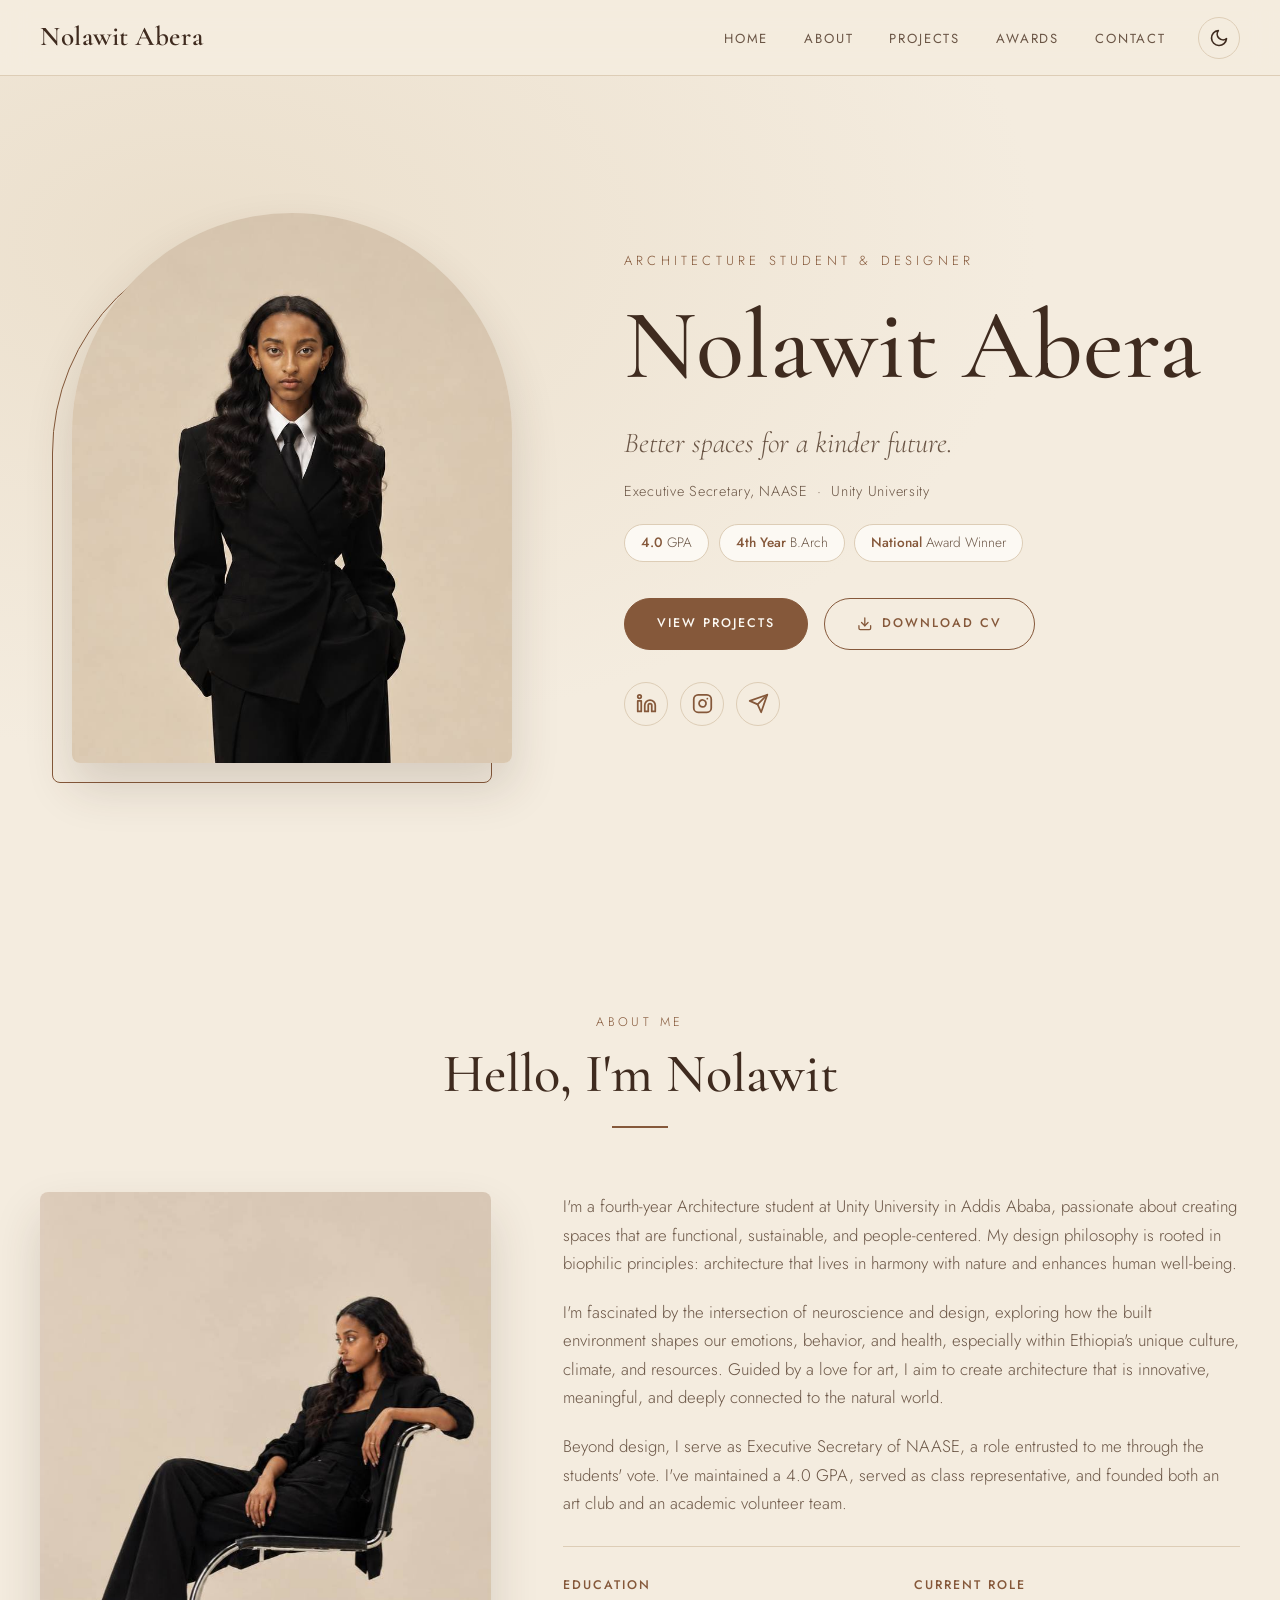
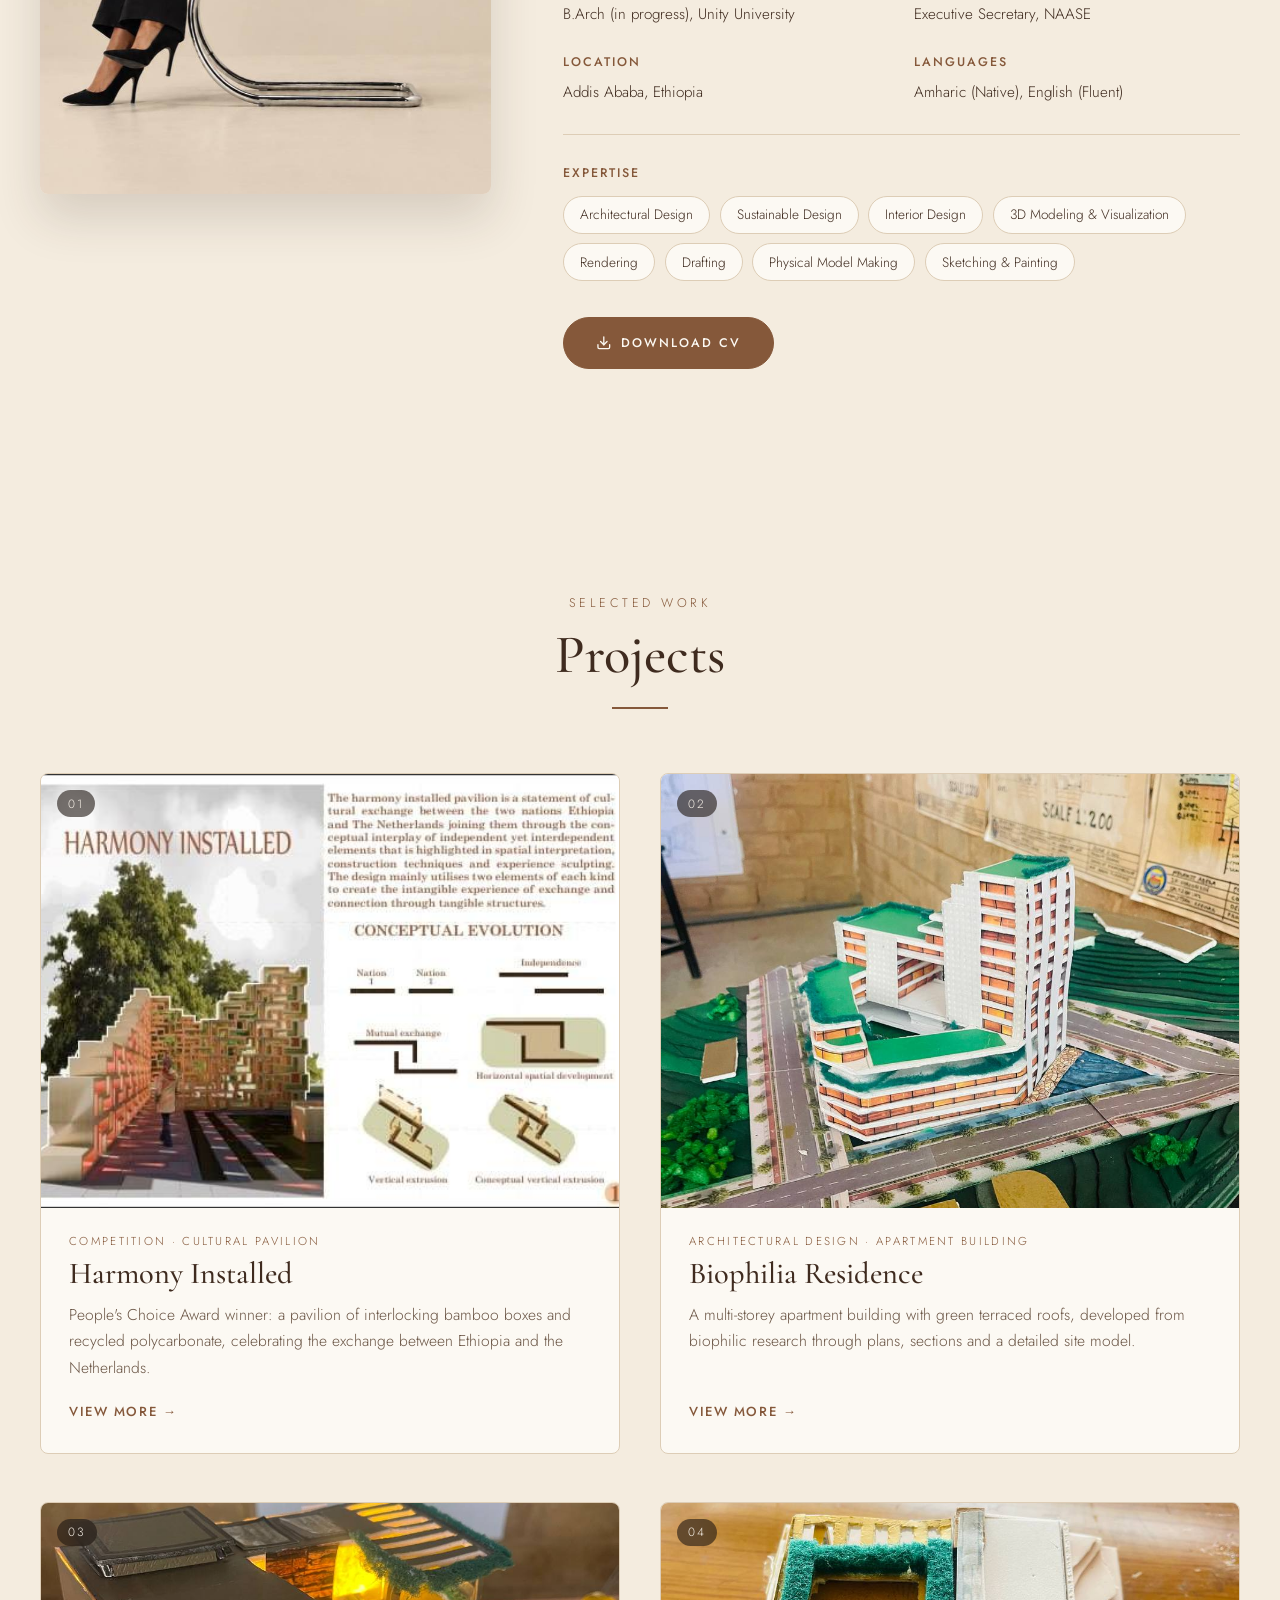
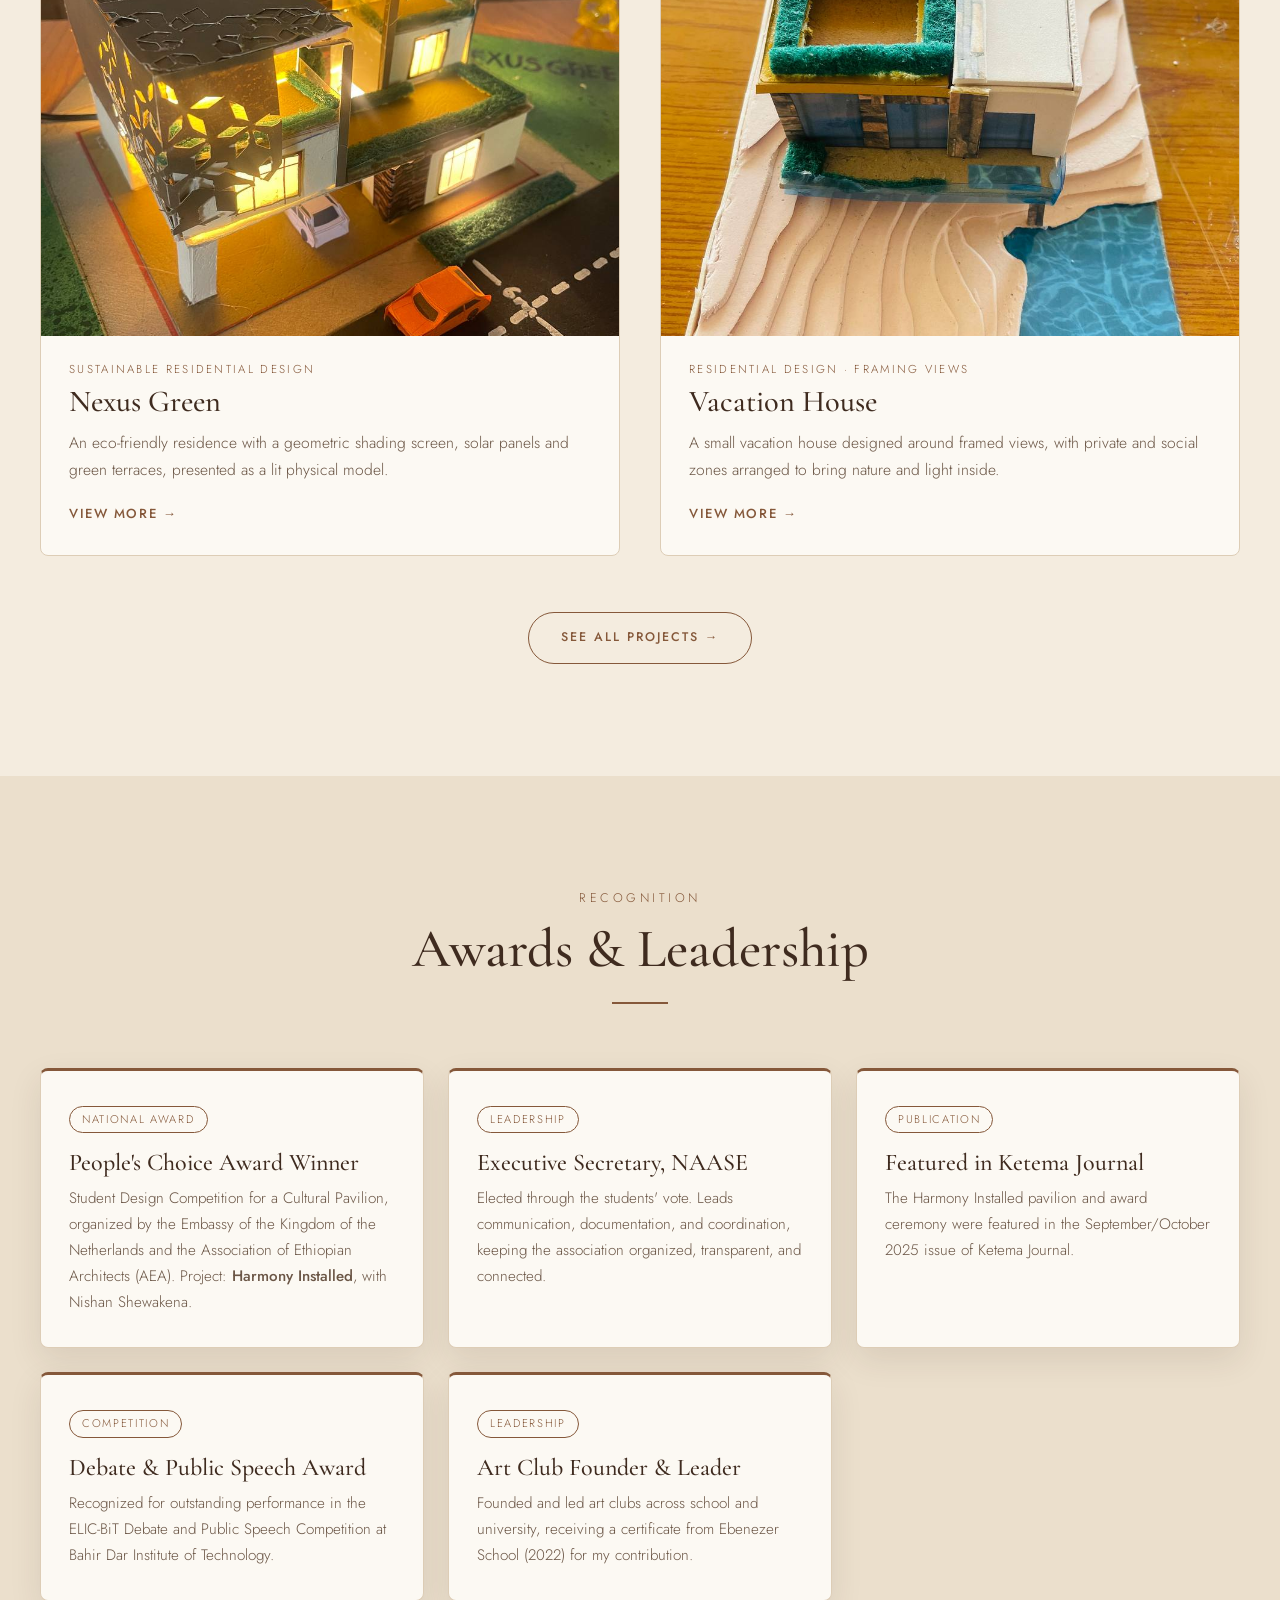
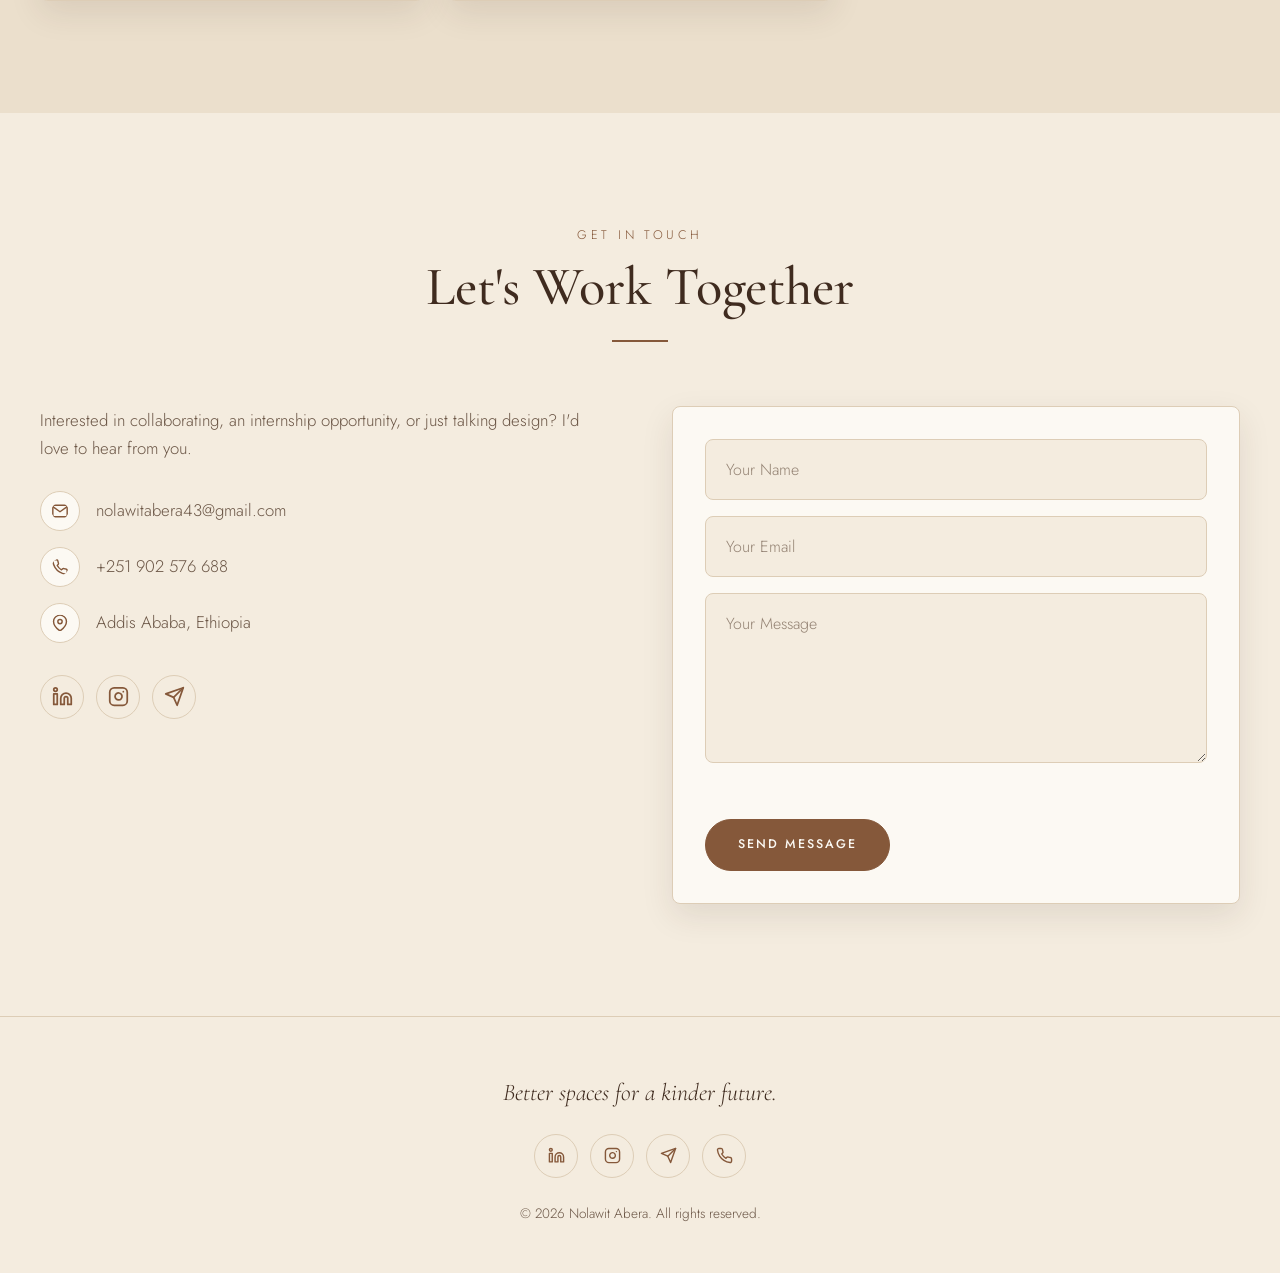
<file: index.html>
<!DOCTYPE html>
<html lang="en" data-theme="light">
<head>
  <meta charset="UTF-8">
  <meta name="viewport" content="width=device-width, initial-scale=1.0">
  <title>Nolawit Abera | Architecture Student &amp; Designer</title>
  <meta name="description" content="Portfolio of Nolawit Abera, architecture student at Unity University, Addis Ababa. Sustainable and biophilic design, architectural models, and art.">
  <link rel="icon" href="assets/images/profile.jpg">

  <meta property="og:title" content="Nolawit Abera | Architecture Student &amp; Designer">
  <meta property="og:description" content="Better spaces for a kinder future. Selected architecture projects, models, and art.">
  <meta property="og:image" content="https://nolawit-abera.vercel.app/assets/images/hero.jpg">
  <meta property="og:url" content="https://nolawit-abera.vercel.app/">
  <meta name="twitter:card" content="summary_large_image">

  <script>
    (function () {
      var saved = null;
      try { saved = localStorage.getItem('theme'); } catch (e) {}
      var prefersDark = window.matchMedia('(prefers-color-scheme: dark)').matches;
      document.documentElement.setAttribute('data-theme', saved || (prefersDark ? 'dark' : 'light'));
    })();
  </script>

  <link rel="preconnect" href="https://fonts.googleapis.com">
  <link rel="preconnect" href="https://fonts.gstatic.com" crossorigin>
  <link href="https://fonts.googleapis.com/css2?family=Cormorant+Garamond:ital,wght@0,400;0,500;0,600;1,400&family=Jost:wght@300;400;500&display=swap" rel="stylesheet">
  <link rel="stylesheet" href="style.css">
</head>
<body>

  <!-- Icon library: used below as <svg class="icon"><use href="#i-name"/></svg> -->
  <svg xmlns="http://www.w3.org/2000/svg" style="position:absolute;width:0;height:0;overflow:hidden" aria-hidden="true">
    <symbol id="i-instagram" viewBox="0 0 24 24">
      <rect x="2" y="2" width="20" height="20" rx="5" ry="5"/>
      <path d="M16 11.37A4 4 0 1 1 12.63 8 4 4 0 0 1 16 11.37z"/>
      <line x1="17.5" y1="6.5" x2="17.51" y2="6.5"/>
    </symbol>
    <symbol id="i-telegram" viewBox="0 0 24 24">
      <line x1="22" y1="2" x2="11" y2="13"/>
      <polygon points="22 2 15 22 11 13 2 9 22 2"/>
    </symbol>
    <symbol id="i-linkedin" viewBox="0 0 24 24">
      <path d="M16 8a6 6 0 0 1 6 6v7h-4v-7a2 2 0 0 0-2-2 2 2 0 0 0-2 2v7h-4v-7a6 6 0 0 1 6-6z"/>
      <rect x="2" y="9" width="4" height="12"/>
      <circle cx="4" cy="4" r="2"/>
    </symbol>
    <symbol id="i-phone" viewBox="0 0 24 24">
      <path d="M22 16.92v3a2 2 0 0 1-2.18 2 19.79 19.79 0 0 1-8.63-3.07 19.5 19.5 0 0 1-6-6 19.79 19.79 0 0 1-3.07-8.67A2 2 0 0 1 4.11 2h3a2 2 0 0 1 2 1.72 12.84 12.84 0 0 0 .7 2.81 2 2 0 0 1-.45 2.11L8.09 9.91a16 16 0 0 0 6 6l1.27-1.27a2 2 0 0 1 2.11-.45 12.84 12.84 0 0 0 2.81.7A2 2 0 0 1 22 16.92z"/>
    </symbol>
    <symbol id="i-mail" viewBox="0 0 24 24">
      <path d="M4 4h16c1.1 0 2 .9 2 2v12c0 1.1-.9 2-2 2H4c-1.1 0-2-.9-2-2V6c0-1.1.9-2 2-2z"/>
      <polyline points="22,6 12,13 2,6"/>
    </symbol>
    <symbol id="i-pin" viewBox="0 0 24 24">
      <path d="M21 10c0 7-9 13-9 13s-9-6-9-13a9 9 0 0 1 18 0z"/>
      <circle cx="12" cy="10" r="3"/>
    </symbol>
    <symbol id="i-download" viewBox="0 0 24 24">
      <path d="M21 15v4a2 2 0 0 1-2 2H5a2 2 0 0 1-2-2v-4"/>
      <polyline points="7 10 12 15 17 10"/>
      <line x1="12" y1="15" x2="12" y2="3"/>
    </symbol>
  </svg>

  <!-- ===== NAVBAR ===== -->
  <header class="navbar">
    <a href="index.html" class="logo">Nolawit Abera</a>

    <nav>
      <ul class="nav-links" id="nav-links">
        <li><a href="#home">Home</a></li>
        <li><a href="#about">About</a></li>
        <li><a href="#projects">Projects</a></li>
        <li><a href="#awards">Awards</a></li>
        <li><a href="#contact">Contact</a></li>
      </ul>
    </nav>

    <div class="nav-actions">
      <button class="theme-toggle" id="theme-toggle" aria-label="Switch dark or light mode">
        <svg class="icon-moon" viewBox="0 0 24 24" width="20" height="20" fill="none" stroke="currentColor" stroke-width="2" stroke-linecap="round" stroke-linejoin="round" aria-hidden="true">
          <path d="M21 12.79A9 9 0 1 1 11.21 3 7 7 0 0 0 21 12.79z"/>
        </svg>
        <svg class="icon-sun" viewBox="0 0 24 24" width="20" height="20" fill="none" stroke="currentColor" stroke-width="2" stroke-linecap="round" stroke-linejoin="round" aria-hidden="true">
          <circle cx="12" cy="12" r="5"/>
          <line x1="12" y1="1" x2="12" y2="3"/>
          <line x1="12" y1="21" x2="12" y2="23"/>
          <line x1="4.22" y1="4.22" x2="5.64" y2="5.64"/>
          <line x1="18.36" y1="18.36" x2="19.78" y2="19.78"/>
          <line x1="1" y1="12" x2="3" y2="12"/>
          <line x1="21" y1="12" x2="23" y2="12"/>
          <line x1="4.22" y1="19.78" x2="5.64" y2="18.36"/>
          <line x1="18.36" y1="5.64" x2="19.78" y2="4.22"/>
        </svg>
      </button>

      <button class="menu-toggle" id="menu-toggle" aria-label="Open menu" aria-expanded="false" aria-controls="nav-links">
        <span></span>
        <span></span>
        <span></span>
      </button>
    </div>
  </header>

  <main>

    <!-- ===== HERO ===== -->
    <section class="hero" id="home">
      <div class="hero-text">
        <p class="hero-subtitle">Architecture Student &amp; Designer</p>
        <h1>Nolawit Abera</h1>
        <p class="hero-tagline"><em>Better spaces for a kinder future.</em></p>
        <p class="hero-role">Executive Secretary, NAASE &nbsp;·&nbsp; Unity University</p>

        <ul class="hero-badges">
          <li><strong>4.0</strong> GPA</li>
          <li><strong>4th Year</strong> B.Arch</li>
          <li><strong>National</strong> Award Winner</li>
        </ul>

        <div class="hero-buttons">
          <a href="#projects" class="btn btn-primary">View Projects</a>
          <a href="assets/cv/nolawit-abera-cv.pdf" class="btn btn-outline" download="Nolawit-Abera-CV.pdf">
            <svg class="icon" aria-hidden="true"><use href="#i-download"/></svg> Download CV
          </a>
        </div>

        <ul class="social-icons">
          <li><a href="https://www.linkedin.com/in/nolawit-abera-a8ab04353" target="_blank" rel="noopener" aria-label="LinkedIn"><svg class="icon" aria-hidden="true"><use href="#i-linkedin"/></svg></a></li>
          <li><a href="https://instagram.com/nazul_violeta" target="_blank" rel="noopener" aria-label="Instagram"><svg class="icon" aria-hidden="true"><use href="#i-instagram"/></svg></a></li>
          <li><a href="https://t.me/Nolawit_abera" target="_blank" rel="noopener" aria-label="Telegram"><svg class="icon" aria-hidden="true"><use href="#i-telegram"/></svg></a></li>
        </ul>
      </div>

      <div class="hero-image">
        <img src="assets/images/profile.jpg" alt="Nolawit Abera, architecture student and designer">
      </div>
    </section>

    <!-- ===== ABOUT ===== -->
    <section class="about section" id="about">
      <div class="section-header">
        <p class="section-label">About Me</p>
        <h2>Hello, I'm Nolawit</h2>
      </div>

      <div class="about-content">
        <div class="about-image">
          <img src="assets/images/hero.jpg" alt="Portrait of Nolawit Abera">
        </div>

        <div class="about-text">
          <p>
            I'm a fourth-year Architecture student at Unity University in Addis Ababa,
            passionate about creating spaces that are functional, sustainable, and
            people-centered. My design philosophy is rooted in biophilic principles:
            architecture that lives in harmony with nature and enhances human well-being.
          </p>
          <p>
            I'm fascinated by the intersection of neuroscience and design, exploring how
            the built environment shapes our emotions, behavior, and health, especially
            within Ethiopia's unique culture, climate, and resources. Guided by a love for
            art, I aim to create architecture that is innovative, meaningful, and deeply
            connected to the natural world.
          </p>
          <p>
            Beyond design, I serve as Executive Secretary of NAASE, a role entrusted to me
            through the students' vote. I've maintained a 4.0 GPA, served as class
            representative, and founded both an art club and an academic volunteer team.
          </p>

          <div class="about-details">
            <div>
              <h4>Education</h4>
              <p>B.Arch (in progress), Unity University</p>
            </div>
            <div>
              <h4>Current Role</h4>
              <p>Executive Secretary, NAASE</p>
            </div>
            <div>
              <h4>Location</h4>
              <p>Addis Ababa, Ethiopia</p>
            </div>
            <div>
              <h4>Languages</h4>
              <p>Amharic (Native), English (Fluent)</p>
            </div>
          </div>

          <h4>Expertise</h4>
          <ul class="skills">
            <li>Architectural Design</li>
            <li>Sustainable Design</li>
            <li>Interior Design</li>
            <li>3D Modeling &amp; Visualization</li>
            <li>Rendering</li>
            <li>Drafting</li>
            <li>Physical Model Making</li>
            <li>Sketching &amp; Painting</li>
          </ul>

          <a href="assets/cv/nolawit-abera-cv.pdf" class="btn btn-primary" download="Nolawit-Abera-CV.pdf">
            <svg class="icon" aria-hidden="true"><use href="#i-download"/></svg> Download CV
          </a>
        </div>
      </div>
    </section>

    <!-- ===== PROJECTS (filled from data.js) ===== -->
    <section class="projects section" id="projects">
      <div class="section-header">
        <p class="section-label">Selected Work</p>
        <h2>Projects</h2>
      </div>

      <ul class="project-list" id="project-list" data-limit="4"></ul>

      <div class="center">
        <a href="projects.html" class="btn btn-outline see-all">See all projects →</a>
      </div>
    </section>

    <!-- ===== AWARDS & LEADERSHIP ===== -->
    <section class="awards section" id="awards">
      <div class="section-header">
        <p class="section-label">Recognition</p>
        <h2>Awards &amp; Leadership</h2>
      </div>

      <div class="awards-grid">
        <article class="award-card">
          <span class="award-tag">National Award</span>
          <h3>People's Choice Award Winner</h3>
          <p>
            Student Design Competition for a Cultural Pavilion, organized by the Embassy of
            the Kingdom of the Netherlands and the Association of Ethiopian Architects (AEA).
            Project: <strong>Harmony Installed</strong>, with Nishan Shewakena.
          </p>
        </article>

        <article class="award-card">
          <span class="award-tag">Leadership</span>
          <h3>Executive Secretary, NAASE</h3>
          <p>
            Elected through the students' vote. Leads communication, documentation, and
            coordination, keeping the association organized, transparent, and connected.
          </p>
        </article>

        <article class="award-card">
          <span class="award-tag">Publication</span>
          <h3>Featured in Ketema Journal</h3>
          <p>
            The Harmony Installed pavilion and award ceremony were featured in the
            September/October 2025 issue of Ketema Journal.
          </p>
        </article>

        <article class="award-card">
          <span class="award-tag">Competition</span>
          <h3>Debate &amp; Public Speech Award</h3>
          <p>
            Recognized for outstanding performance in the ELIC-BiT Debate and Public Speech
            Competition at Bahir Dar Institute of Technology.
          </p>
        </article>

        <article class="award-card">
          <span class="award-tag">Leadership</span>
          <h3>Art Club Founder &amp; Leader</h3>
          <p>
            Founded and led art clubs across school and university, receiving a certificate
            from Ebenezer School (2022) for my contribution.
          </p>
        </article>
      </div>
    </section>

    <!-- ===== CONTACT ===== -->
    <section class="contact section" id="contact">
      <div class="section-header">
        <p class="section-label">Get In Touch</p>
        <h2>Let's Work Together</h2>
      </div>

      <div class="contact-content">
        <div class="contact-info">
          <p>
            Interested in collaborating, an internship opportunity, or just talking design?
            I'd love to hear from you.
          </p>

          <ul class="contact-list">
            <li>
              <svg class="icon" aria-hidden="true"><use href="#i-mail"/></svg>
              <a href="mailto:nolawitabera43@gmail.com">nolawitabera43@gmail.com</a>
            </li>
            <li>
              <svg class="icon" aria-hidden="true"><use href="#i-phone"/></svg>
              <a href="tel:+251902576688">+251 902 576 688</a>
            </li>
            <li>
              <svg class="icon" aria-hidden="true"><use href="#i-pin"/></svg>
              <span>Addis Ababa, Ethiopia</span>
            </li>
          </ul>

          <ul class="social-icons">
            <li><a href="https://www.linkedin.com/in/nolawit-abera-a8ab04353" target="_blank" rel="noopener" aria-label="LinkedIn"><svg class="icon" aria-hidden="true"><use href="#i-linkedin"/></svg></a></li>
            <li><a href="https://instagram.com/nazul_violeta" target="_blank" rel="noopener" aria-label="Instagram"><svg class="icon" aria-hidden="true"><use href="#i-instagram"/></svg></a></li>
            <li><a href="https://t.me/Nolawit_abera" target="_blank" rel="noopener" aria-label="Telegram"><svg class="icon" aria-hidden="true"><use href="#i-telegram"/></svg></a></li>
          </ul>
        </div>

        <form class="contact-form" id="contact-form" action="https://formspree.io/f/xpppzebj" method="POST">
          <input type="text" name="_gotcha" tabindex="-1" autocomplete="off" style="display:none">
          <input type="text" name="name" placeholder="Your Name" required>
          <input type="email" name="email" placeholder="Your Email" required>
          <textarea name="message" rows="5" placeholder="Your Message" required></textarea>
          <p class="form-status" role="status"></p>
          <button type="submit" class="btn btn-primary">Send Message</button>
        </form>
      </div>
    </section>

  </main>

  <!-- ===== FOOTER ===== -->
  <footer class="footer">
    <p class="footer-tagline"><em>Better spaces for a kinder future.</em></p>
    <ul class="social-icons">
      <li><a href="https://www.linkedin.com/in/nolawit-abera-a8ab04353" target="_blank" rel="noopener" aria-label="LinkedIn"><svg class="icon" aria-hidden="true"><use href="#i-linkedin"/></svg></a></li>
      <li><a href="https://instagram.com/nazul_violeta" target="_blank" rel="noopener" aria-label="Instagram"><svg class="icon" aria-hidden="true"><use href="#i-instagram"/></svg></a></li>
      <li><a href="https://t.me/Nolawit_abera" target="_blank" rel="noopener" aria-label="Telegram"><svg class="icon" aria-hidden="true"><use href="#i-telegram"/></svg></a></li>
      <li><a href="tel:+251902576688" aria-label="Phone"><svg class="icon" aria-hidden="true"><use href="#i-phone"/></svg></a></li>
    </ul>
    <p>&copy; <span id="year"></span> Nolawit Abera. All rights reserved.</p>
  </footer>

  <script src="data.js"></script>
  <script src="script.js"></script>
</body>
</html>
</file>
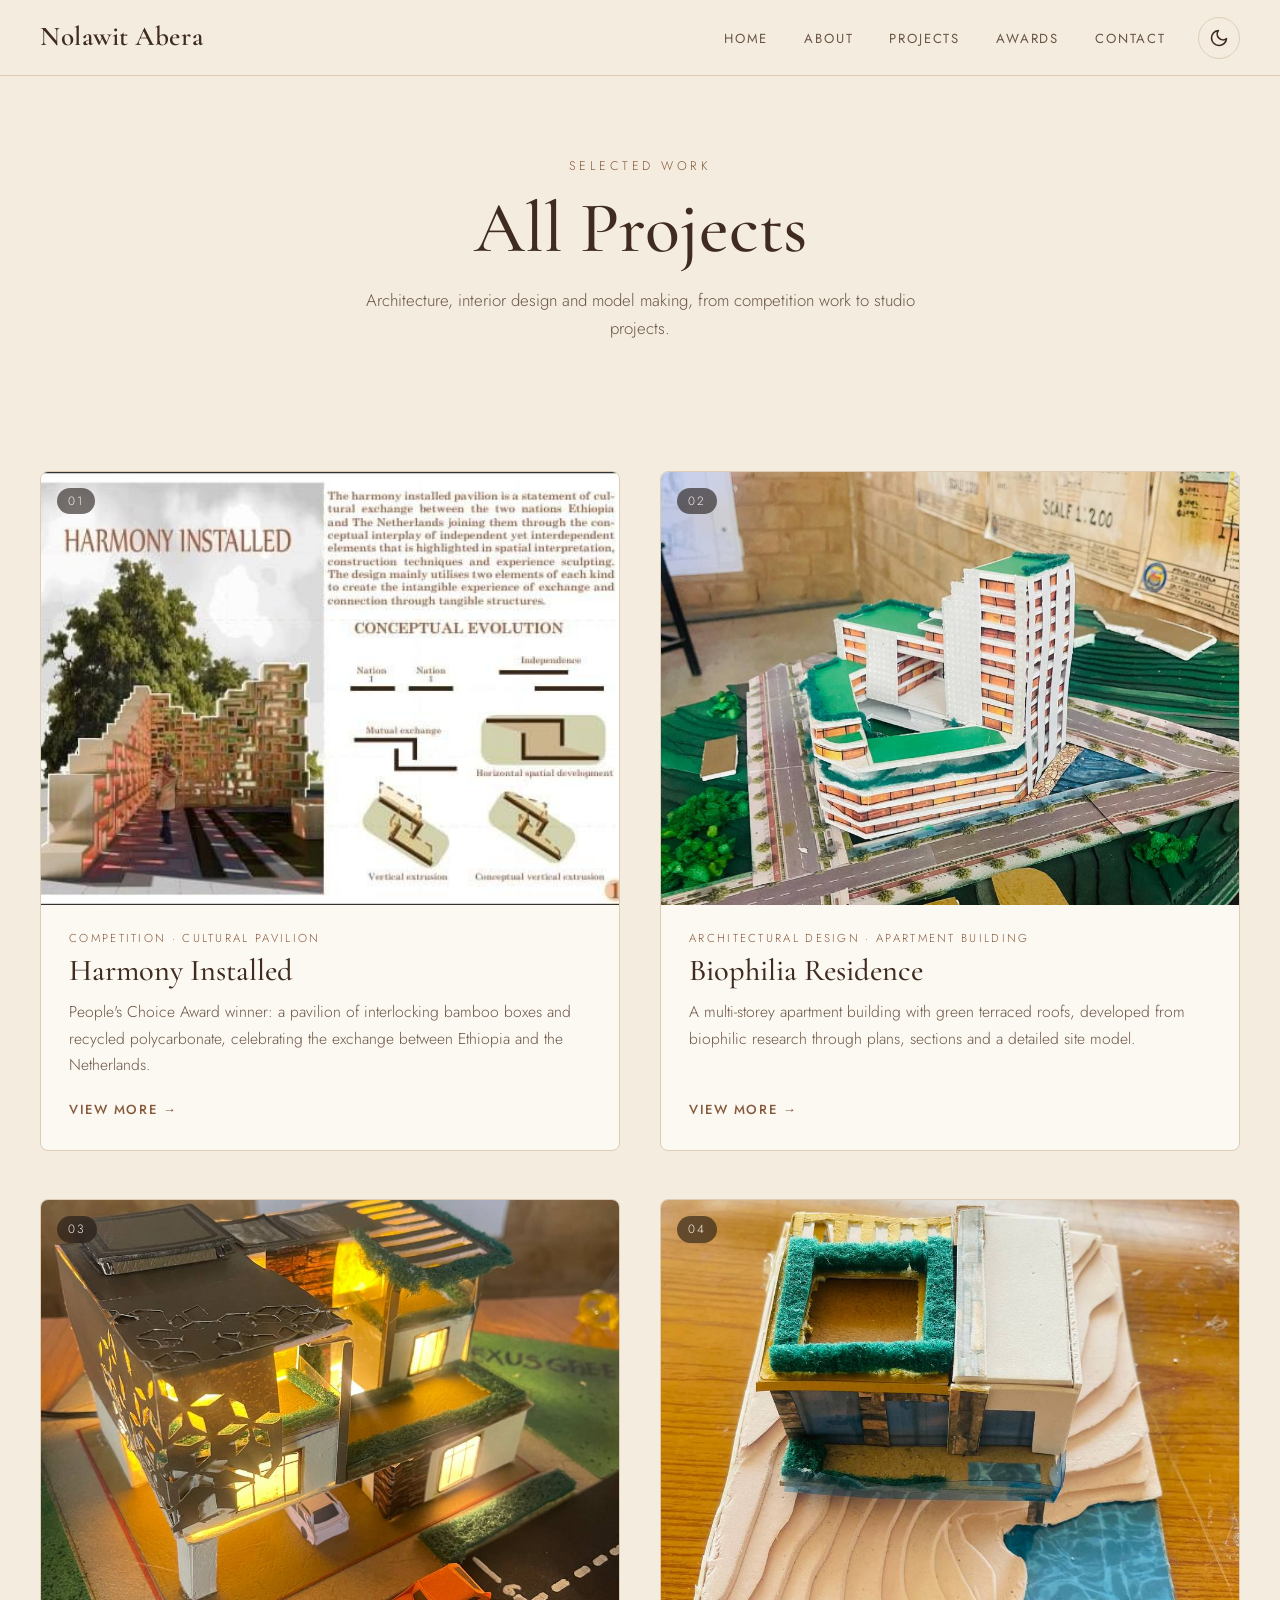
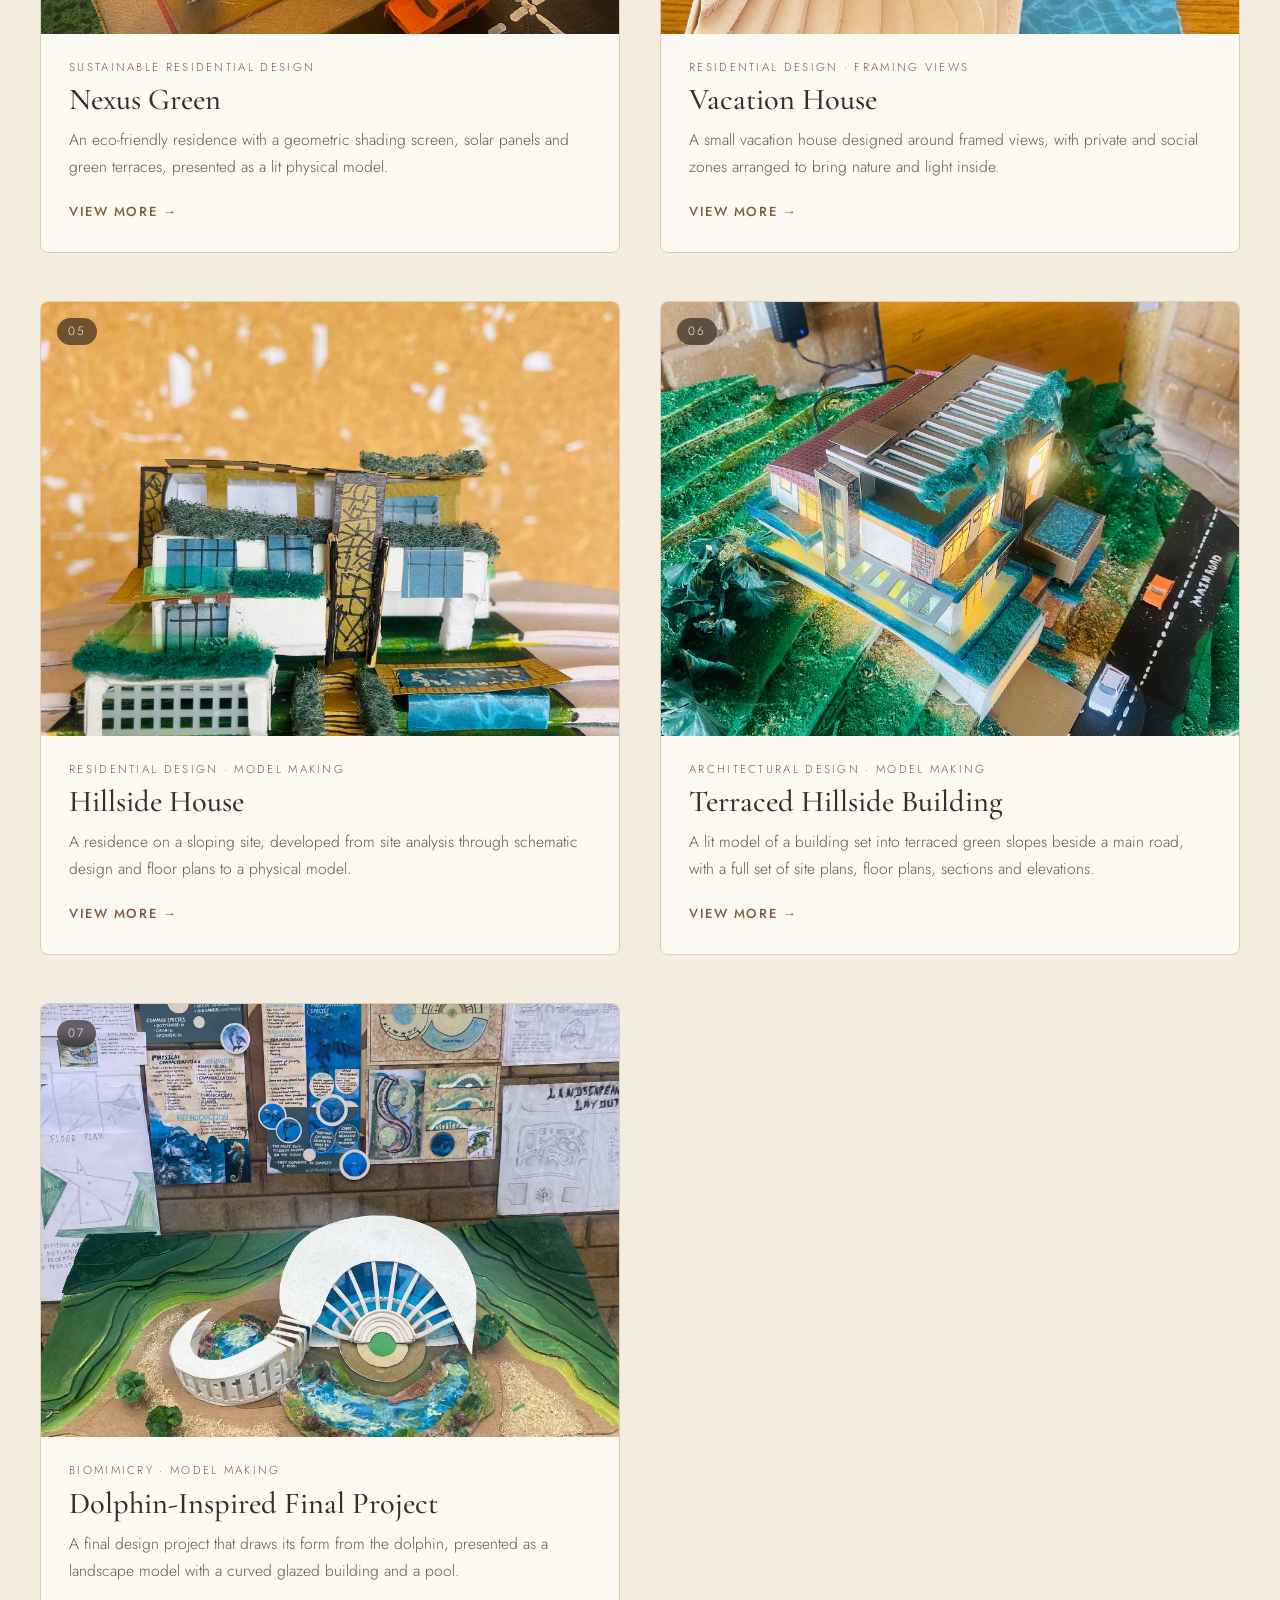
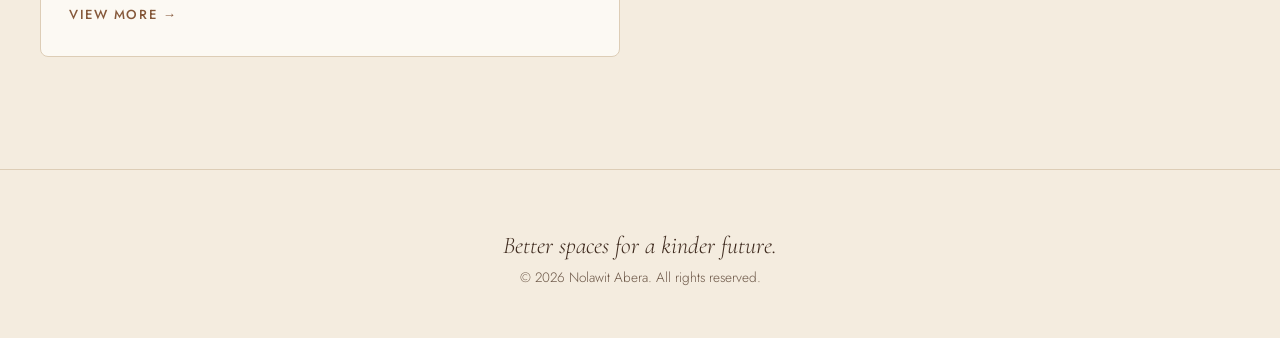
<file: projects.html>
<!DOCTYPE html>
<html lang="en" data-theme="light">
<head>
  <meta charset="UTF-8">
  <meta name="viewport" content="width=device-width, initial-scale=1.0">
  <title>Projects | Nolawit Abera</title>
  <meta name="description" content="Selected architecture projects, models and design work by Nolawit Abera.">
  <link rel="icon" href="assets/images/profile.jpg">

  <script>
    (function () {
      var saved = null;
      try { saved = localStorage.getItem('theme'); } catch (e) {}
      var prefersDark = window.matchMedia('(prefers-color-scheme: dark)').matches;
      document.documentElement.setAttribute('data-theme', saved || (prefersDark ? 'dark' : 'light'));
    })();
  </script>

  <link rel="preconnect" href="https://fonts.googleapis.com">
  <link rel="preconnect" href="https://fonts.gstatic.com" crossorigin>
  <link href="https://fonts.googleapis.com/css2?family=Cormorant+Garamond:ital,wght@0,400;0,500;0,600;1,400&family=Jost:wght@300;400;500&display=swap" rel="stylesheet">
  <link rel="stylesheet" href="style.css">
</head>
<body>

  <header class="navbar">
    <a href="index.html" class="logo">Nolawit Abera</a>

    <nav>
      <ul class="nav-links" id="nav-links">
        <li><a href="index.html#home">Home</a></li>
        <li><a href="index.html#about">About</a></li>
        <li><a href="projects.html">Projects</a></li>
        <li><a href="index.html#awards">Awards</a></li>
        <li><a href="index.html#contact">Contact</a></li>
      </ul>
    </nav>

    <div class="nav-actions">
      <button class="theme-toggle" id="theme-toggle" aria-label="Switch dark or light mode">
        <svg class="icon-moon" viewBox="0 0 24 24" width="20" height="20" fill="none" stroke="currentColor" stroke-width="2" stroke-linecap="round" stroke-linejoin="round" aria-hidden="true">
          <path d="M21 12.79A9 9 0 1 1 11.21 3 7 7 0 0 0 21 12.79z"/>
        </svg>
        <svg class="icon-sun" viewBox="0 0 24 24" width="20" height="20" fill="none" stroke="currentColor" stroke-width="2" stroke-linecap="round" stroke-linejoin="round" aria-hidden="true">
          <circle cx="12" cy="12" r="5"/>
          <line x1="12" y1="1" x2="12" y2="3"/>
          <line x1="12" y1="21" x2="12" y2="23"/>
          <line x1="4.22" y1="4.22" x2="5.64" y2="5.64"/>
          <line x1="18.36" y1="18.36" x2="19.78" y2="19.78"/>
          <line x1="1" y1="12" x2="3" y2="12"/>
          <line x1="21" y1="12" x2="23" y2="12"/>
          <line x1="4.22" y1="19.78" x2="5.64" y2="18.36"/>
          <line x1="18.36" y1="5.64" x2="19.78" y2="4.22"/>
        </svg>
      </button>

      <button class="menu-toggle" id="menu-toggle" aria-label="Open menu" aria-expanded="false" aria-controls="nav-links">
        <span></span>
        <span></span>
        <span></span>
      </button>
    </div>
  </header>

  <main>
    <header class="page-header">
      <p class="section-label">Selected Work</p>
      <h1>All Projects</h1>
      <p>Architecture, interior design and model making, from competition work to studio projects.</p>
    </header>

    <section class="section">
      <ul class="project-list" id="project-list"></ul>
    </section>
  </main>

  <footer class="footer">
    <p class="footer-tagline"><em>Better spaces for a kinder future.</em></p>
    <p>&copy; <span id="year"></span> Nolawit Abera. All rights reserved.</p>
  </footer>

  <script src="data.js"></script>
  <script src="script.js"></script>
</body>
</html>
</file>
<file: style.css>
/* =========================================================
   Nolawit Abera — Portfolio Stylesheet
   ========================================================= */

/* ---------- 1. THEME ---------- */
:root,
[data-theme="light"] {
  --bg: #F4ECDF;
  --surface: #FCF9F3;
  --surface-alt: #EBDFCC;
  --accent: #85583A;
  --accent-hover: #6F4830;
  --on-accent: #FCF9F3;
  --text: #3F2B1F;
  --text-soft: #6B5646;
  --border: #DDCDB6;
  --shadow: 0 12px 32px rgba(63, 43, 31, 0.10);
  --shadow-lg: 0 24px 48px rgba(63, 43, 31, 0.16);
  --nav-bg: rgba(244, 236, 223, 0.88);
}

[data-theme="dark"] {
  --bg: #1C1714;
  --surface: #262019;
  --surface-alt: #221C17;
  --accent: #C89B72;
  --accent-hover: #DDB48D;
  --on-accent: #1C1714;
  --text: #F1E8DC;
  --text-soft: #B8A898;
  --border: #3D332A;
  --shadow: 0 12px 32px rgba(0, 0, 0, 0.35);
  --shadow-lg: 0 24px 48px rgba(0, 0, 0, 0.5);
  --nav-bg: rgba(28, 23, 20, 0.88);
}

:root {
  --font-heading: 'Cormorant Garamond', Georgia, serif;
  --font-body: 'Jost', 'Segoe UI', sans-serif;
  --radius: 8px;
  --nav-height: 76px;
  --max-width: 1200px;
  --side-space: max(1.5rem, calc((100% - var(--max-width)) / 2));
}


/* ---------- 2. RESET & BASE ---------- */
*,
*::before,
*::after {
  box-sizing: border-box;
  margin: 0;
  padding: 0;
}

html {
  scroll-behavior: smooth;
}

body {
  font-family: var(--font-body);
  font-weight: 300;
  font-size: 1.05rem;
  line-height: 1.7;
  color: var(--text);
  background-color: var(--bg);
  transition: background-color 0.3s ease, color 0.3s ease;
  -webkit-font-smoothing: antialiased;
}

img {
  display: block;
  max-width: 100%;
}

a {
  color: inherit;
  text-decoration: none;
}

ul {
  list-style: none;
}

button {
  font: inherit;
  color: inherit;
  background: none;
  border: none;
  cursor: pointer;
}

h1, h2, h3 {
  font-family: var(--font-heading);
  font-weight: 500;
  line-height: 1.15;
  color: var(--text);
}

h4 {
  font-family: var(--font-body);
  font-size: 0.78rem;
  font-weight: 500;
  letter-spacing: 0.16em;
  text-transform: uppercase;
  color: var(--accent);
  margin-bottom: 0.4rem;
}

strong {
  font-weight: 500;
}

section[id] {
  scroll-margin-top: var(--nav-height);
}

:focus-visible {
  outline: 2px solid var(--accent);
  outline-offset: 3px;
}

.center {
  text-align: center;
  margin-top: 3.5rem;
}

.icon {
  width: 1.25em;
  height: 1.25em;
  fill: none;
  stroke: currentColor;
  stroke-width: 2;
  stroke-linecap: round;
  stroke-linejoin: round;
  vertical-align: -0.2em;
  flex-shrink: 0;
}


/* ---------- 3. NAVBAR ---------- */
.navbar {
  position: sticky;
  top: 0;
  z-index: 1000;
  height: var(--nav-height);
  display: flex;
  align-items: center;
  padding: 0 var(--side-space);
  background: var(--nav-bg);
  backdrop-filter: blur(14px);
  -webkit-backdrop-filter: blur(14px);
  border-bottom: 1px solid var(--border);
  transition: background-color 0.3s ease, border-color 0.3s ease;
}

.logo {
  font-family: var(--font-heading);
  font-size: 1.7rem;
  font-weight: 600;
  letter-spacing: 0.02em;
}

.navbar nav {
  margin-left: auto;
  margin-right: 2rem;
}

.nav-links {
  display: flex;
  gap: 2.25rem;
}

.nav-links a {
  position: relative;
  padding: 0.25rem 0;
  font-size: 0.82rem;
  font-weight: 400;
  letter-spacing: 0.14em;
  text-transform: uppercase;
  color: var(--text-soft);
  transition: color 0.2s ease;
}

.nav-links a::after {
  content: '';
  position: absolute;
  left: 0;
  bottom: 0;
  width: 0;
  height: 1px;
  background: var(--accent);
  transition: width 0.3s ease;
}

.nav-links a:hover {
  color: var(--text);
}

.nav-links a:hover::after {
  width: 100%;
}

.nav-actions {
  display: flex;
  align-items: center;
  gap: 0.5rem;
}

.theme-toggle {
  width: 42px;
  height: 42px;
  display: grid;
  place-items: center;
  border: 1px solid var(--border);
  border-radius: 50%;
  transition: border-color 0.2s, color 0.2s, transform 0.3s;
}

.theme-toggle:hover {
  color: var(--accent);
  border-color: var(--accent);
  transform: rotate(15deg);
}

[data-theme="light"] .icon-sun,
[data-theme="dark"] .icon-moon {
  display: none;
}

.menu-toggle {
  display: none;
  width: 42px;
  height: 42px;
  flex-direction: column;
  justify-content: center;
  align-items: center;
  gap: 5px;
}

.menu-toggle span {
  display: block;
  width: 22px;
  height: 2px;
  background: var(--text);
  transition: transform 0.3s ease, opacity 0.3s ease;
}

.menu-toggle.active span:nth-child(1) { transform: translateY(7px) rotate(45deg); }
.menu-toggle.active span:nth-child(2) { opacity: 0; }
.menu-toggle.active span:nth-child(3) { transform: translateY(-7px) rotate(-45deg); }


/* ---------- 4. BUTTONS & SOCIAL ICONS ---------- */
.btn {
  display: inline-flex;
  align-items: center;
  justify-content: center;
  gap: 0.6rem;
  padding: 0.9rem 2rem;
  font-size: 0.78rem;
  font-weight: 500;
  letter-spacing: 0.16em;
  text-transform: uppercase;
  border: 1px solid var(--accent);
  border-radius: 999px;
  transition: background-color 0.25s, color 0.25s, border-color 0.25s, transform 0.25s, box-shadow 0.25s;
}

.btn:hover {
  transform: translateY(-2px);
  box-shadow: var(--shadow);
}

.btn-primary {
  background: var(--accent);
  color: var(--on-accent);
}

.btn-primary:hover {
  background: var(--accent-hover);
  border-color: var(--accent-hover);
}

.btn-outline {
  background: transparent;
  color: var(--accent);
}

.btn-outline:hover {
  background: var(--accent);
  color: var(--on-accent);
}

.social-icons {
  display: flex;
  flex-wrap: wrap;
  justify-content: center;
  gap: 0.75rem;
  margin-top: 1.5rem;
}

.social-icons a {
  width: 44px;
  height: 44px;
  display: grid;
  place-items: center;
  border: 1px solid var(--border);
  border-radius: 50%;
  color: var(--accent);
  transition: background-color 0.25s, color 0.25s, border-color 0.25s, transform 0.25s;
}

.social-icons a:hover {
  background: var(--accent);
  border-color: var(--accent);
  color: var(--on-accent);
  transform: translateY(-2px);
}


/* ---------- 5. SECTIONS (shared) ---------- */
.section {
  padding: 7rem var(--side-space);
}

.section-header {
  text-align: center;
  margin-bottom: 4rem;
}

.section-label {
  font-size: 0.78rem;
  letter-spacing: 0.28em;
  text-transform: uppercase;
  color: var(--accent);
  margin-bottom: 0.6rem;
}

.section-header h2 {
  font-size: clamp(2.3rem, 5vw, 3.4rem);
}

.section-header h2::after {
  content: '';
  display: block;
  width: 56px;
  height: 2px;
  margin: 1.3rem auto 0;
  background: var(--accent);
}


/* ---------- 6. HERO ---------- */
.hero {
  min-height: calc(100vh - var(--nav-height));
  display: grid;
  grid-template-columns: 0.9fr 1.1fr;
  align-items: center;
  gap: 5rem;
  padding: 4rem var(--side-space);
  background:
    radial-gradient(ellipse at 15% 20%, var(--surface-alt) 0%, transparent 55%),
    var(--bg);
}

.hero-subtitle {
  font-size: 0.82rem;
  letter-spacing: 0.32em;
  text-transform: uppercase;
  color: var(--accent);
  margin-bottom: 1rem;
}

.hero h1 {
  font-size: clamp(3.2rem, 8vw, 6.2rem);
  margin-bottom: 1rem;
}

.hero-tagline {
  font-family: var(--font-heading);
  font-size: clamp(1.4rem, 2.5vw, 1.8rem);
  color: var(--text-soft);
  margin-bottom: 0.75rem;
}

.hero-role {
  font-size: 0.9rem;
  letter-spacing: 0.05em;
  color: var(--text-soft);
  margin-bottom: 1.25rem;
}

.hero-badges {
  display: flex;
  flex-wrap: wrap;
  gap: 0.6rem;
  margin-bottom: 2.25rem;
}

.hero-badges li {
  padding: 0.4rem 1rem;
  font-size: 0.85rem;
  color: var(--text-soft);
  background: var(--surface);
  border: 1px solid var(--border);
  border-radius: 999px;
}

.hero-badges strong {
  color: var(--accent);
  font-weight: 500;
}

.hero-buttons {
  display: flex;
  flex-wrap: wrap;
  gap: 1rem;
}

.hero .social-icons {
  justify-content: flex-start;
  margin-top: 2rem;
}

.hero-image {
  order: -1;
  position: relative;
  isolation: isolate;
  justify-self: center;
  width: 100%;
  max-width: 440px;
}

.hero-image::before {
  content: '';
  position: absolute;
  inset: 1.25rem 1.25rem -1.25rem -1.25rem;
  z-index: -1;
  border: 1px solid var(--accent);
  border-radius: 220px 220px var(--radius) var(--radius);
}

.hero-image img {
  width: 100%;
  aspect-ratio: 4 / 5;
  object-fit: cover;
  border-radius: 220px 220px var(--radius) var(--radius);
  box-shadow: var(--shadow-lg);
}


/* ---------- 7. ABOUT ---------- */
.about-content {
  display: grid;
  grid-template-columns: 0.8fr 1.2fr;
  gap: 4.5rem;
  align-items: start;
}

.about-image {
  position: sticky;
  top: calc(var(--nav-height) + 2rem);
}

.about-image img {
  width: 100%;
  aspect-ratio: 3 / 4;
  object-fit: cover;
  border-radius: var(--radius);
  box-shadow: var(--shadow-lg);
}

.about-text > p {
  margin-bottom: 1.25rem;
  color: var(--text-soft);
}

.about-details {
  display: grid;
  grid-template-columns: repeat(2, 1fr);
  gap: 1.5rem;
  margin: 1.75rem 0;
  padding: 1.75rem 0;
  border-top: 1px solid var(--border);
  border-bottom: 1px solid var(--border);
}

.about-details p {
  font-size: 0.95rem;
}

.skills {
  display: flex;
  flex-wrap: wrap;
  gap: 0.6rem;
  margin: 0.75rem 0 2.25rem;
}

.skills li {
  padding: 0.4rem 1rem;
  font-size: 0.85rem;
  background: var(--surface);
  border: 1px solid var(--border);
  border-radius: 999px;
  transition: border-color 0.2s, color 0.2s;
}

.skills li:hover {
  color: var(--accent);
  border-color: var(--accent);
}


/* ---------- 8. PROJECT CARDS ---------- */
.project-list {
  display: grid;
  grid-template-columns: repeat(2, 1fr);
  gap: 3rem 2.5rem;
}

.project-item {
  display: flex;
  flex-direction: column;
  background: var(--surface);
  border: 1px solid var(--border);
  border-radius: var(--radius);
  overflow: hidden;
  transition: transform 0.35s ease, box-shadow 0.35s ease;
}

.project-item:hover {
  transform: translateY(-6px);
  box-shadow: var(--shadow-lg);
}

.project-image {
  position: relative;
  display: block;
  overflow: hidden;
  background: var(--surface-alt);
}

.project-image img {
  width: 100%;
  aspect-ratio: 4 / 3;
  object-fit: cover;
  transition: transform 0.6s ease;
}

.project-item:hover .project-image img {
  transform: scale(1.05);
}

.project-number {
  position: absolute;
  top: 1rem;
  left: 1rem;
  padding: 0.2rem 0.7rem;
  font-size: 0.75rem;
  letter-spacing: 0.15em;
  color: #F5EFE6;
  background: rgba(30, 22, 17, 0.6);
  backdrop-filter: blur(6px);
  border-radius: 999px;
}

.project-info {
  display: flex;
  flex-direction: column;
  flex: 1;
  padding: 1.5rem 1.75rem 1.75rem;
}

.project-category {
  font-size: 0.72rem;
  letter-spacing: 0.2em;
  text-transform: uppercase;
  color: var(--accent);
}

.project-info h3 {
  font-size: 1.9rem;
  margin: 0.35rem 0 0.6rem;
}

.project-info p {
  color: var(--text-soft);
  font-size: 0.98rem;
  margin-bottom: 1.25rem;
}

.view-more {
  align-self: flex-start;
  margin-top: auto;
  font-size: 0.82rem;
  font-weight: 500;
  letter-spacing: 0.12em;
  text-transform: uppercase;
  color: var(--accent);
  border-bottom: 1px solid transparent;
  transition: border-color 0.2s;
}

.view-more:hover {
  border-color: var(--accent);
}


/* ---------- 9. AWARDS ---------- */
.awards {
  background: var(--surface-alt);
  transition: background-color 0.3s ease;
}

.awards-grid {
  display: grid;
  grid-template-columns: repeat(auto-fit, minmax(300px, 1fr));
  gap: 1.5rem;
}

.award-card {
  padding: 2rem 1.75rem;
  background: var(--surface);
  border: 1px solid var(--border);
  border-top: 3px solid var(--accent);
  border-radius: var(--radius);
  box-shadow: var(--shadow);
  transition: transform 0.3s ease;
}

.award-card:hover {
  transform: translateY(-4px);
}

.award-tag {
  display: inline-block;
  margin-bottom: 1rem;
  padding: 0.2rem 0.75rem;
  font-size: 0.7rem;
  letter-spacing: 0.15em;
  text-transform: uppercase;
  color: var(--accent);
  border: 1px solid var(--accent);
  border-radius: 999px;
}

.award-card h3 {
  font-size: 1.5rem;
  margin-bottom: 0.6rem;
}

.award-card p {
  font-size: 0.95rem;
  color: var(--text-soft);
}


/* ---------- 10. CONTACT ---------- */
.contact-content {
  display: grid;
  grid-template-columns: 1fr 1fr;
  gap: 4rem;
  align-items: start;
}

.contact-info > p {
  margin-bottom: 1.75rem;
  color: var(--text-soft);
}

.contact-list li {
  display: flex;
  align-items: center;
  gap: 1rem;
  margin-bottom: 1rem;
  color: var(--text-soft);
}

.contact-list .icon {
  width: 2.5rem;
  height: 2.5rem;
  padding: 0.65rem;
  color: var(--accent);
  background: var(--surface);
  border: 1px solid var(--border);
  border-radius: 50%;
}

.contact-list a {
  transition: color 0.2s;
}

.contact-list a:hover {
  color: var(--accent);
}

.contact-info .social-icons {
  justify-content: flex-start;
  margin-top: 2rem;
}

.contact-form {
  display: flex;
  flex-direction: column;
  gap: 1rem;
  padding: 2rem;
  background: var(--surface);
  border: 1px solid var(--border);
  border-radius: var(--radius);
  box-shadow: var(--shadow);
}

.contact-form input,
.contact-form textarea {
  width: 100%;
  padding: 1rem 1.25rem;
  font: inherit;
  font-size: 1rem;
  color: var(--text);
  background: var(--bg);
  border: 1px solid var(--border);
  border-radius: var(--radius);
  transition: border-color 0.2s, background-color 0.3s;
}

.contact-form textarea {
  min-height: 140px;
  resize: vertical;
}

.contact-form input::placeholder,
.contact-form textarea::placeholder {
  color: var(--text-soft);
  opacity: 0.7;
}

.contact-form input:focus,
.contact-form textarea:focus {
  outline: none;
  border-color: var(--accent);
}

.contact-form .btn {
  align-self: flex-start;
}

.form-status {
  min-height: 1.5rem;
  font-size: 0.95rem;
  color: var(--accent);
}


/* ---------- 11. FOOTER ---------- */
.footer {
  padding: 3.5rem var(--side-space) 3rem;
  text-align: center;
  font-size: 0.85rem;
  color: var(--text-soft);
  border-top: 1px solid var(--border);
}

.footer-tagline {
  font-family: var(--font-heading);
  font-size: 1.5rem;
  color: var(--text);
}

.footer .social-icons {
  margin: 1.25rem 0 1.5rem;
}


/* ---------- 12. PROJECTS PAGE HEADER ---------- */
.page-header {
  padding: 5rem var(--side-space) 1rem;
  text-align: center;
}

.page-header h1 {
  font-size: clamp(2.8rem, 6vw, 4.5rem);
}

.page-header p:not(.section-label) {
  max-width: 600px;
  margin: 1rem auto 0;
  color: var(--text-soft);
}


/* ---------- 13. PROJECT DETAIL PAGE ---------- */
.project-hero {
  padding: 4rem var(--side-space) 2rem;
  text-align: center;
}

.back-link {
  display: inline-block;
  margin-bottom: 1.75rem;
  font-size: 0.78rem;
  letter-spacing: 0.16em;
  text-transform: uppercase;
  color: var(--accent);
}

.back-link:hover {
  text-decoration: underline;
}

.project-count {
  display: block;
  margin-bottom: 0.75rem;
  font-size: 0.8rem;
  letter-spacing: 0.3em;
  color: var(--text-soft);
}

.project-hero h1 {
  font-size: clamp(2.8rem, 7vw, 5rem);
}

.project-meta {
  display: flex;
  flex-wrap: wrap;
  justify-content: center;
  gap: 0.6rem;
  margin-top: 1.75rem;
}

.project-meta li {
  padding: 0.35rem 1rem;
  font-size: 0.75rem;
  letter-spacing: 0.12em;
  text-transform: uppercase;
  color: var(--text-soft);
  border: 1px solid var(--border);
  border-radius: 999px;
}

.project-intro {
  max-width: 760px;
  margin: 2.5rem auto 4.5rem;
  padding: 0 1.5rem;
  color: var(--text-soft);
}

.project-intro p + p {
  margin-top: 1.1rem;
}

.project-intro p:first-child {
  font-family: var(--font-heading);
  font-size: clamp(1.3rem, 2.5vw, 1.65rem);
  line-height: 1.5;
  color: var(--text);
}

.shots {
  padding: 0 var(--side-space);
}

.shot {
  display: grid;
  grid-template-columns: 1.4fr 1fr;
  gap: 3.5rem;
  align-items: center;
  margin-bottom: 5rem;
}

.shot:nth-child(even) {
  grid-template-columns: 1fr 1.4fr;
}

.shot:nth-child(even) figcaption {
  order: -1;
}

.shot-image {
  display: block;
  width: 100%;
  padding: 0;
  overflow: hidden;
  background: var(--surface-alt);
  border-radius: var(--radius);
  box-shadow: var(--shadow-lg);
  cursor: zoom-in;
}

.shot-image img {
  width: 100%;
  height: auto;
  max-height: 82vh;
  object-fit: contain;
  transition: transform 0.5s ease;
}

.shot-image:hover img {
  transform: scale(1.02);
}

.shot figcaption {
  display: flex;
  flex-direction: column;
  gap: 1rem;
}

.shot-number {
  display: flex;
  align-items: center;
  gap: 1rem;
  font-family: var(--font-heading);
  font-size: 3.2rem;
  line-height: 1;
  color: var(--accent);
}

.shot-number::after {
  content: '';
  flex: 1;
  height: 1px;
  background: var(--border);
}

.shot figcaption p {
  font-size: 1.05rem;
  color: var(--text-soft);
}

.next-project {
  display: block;
  margin: 2rem var(--side-space) 6rem;
  padding: 3.5rem 2rem;
  text-align: center;
  background: var(--surface-alt);
  border: 1px solid var(--border);
  border-radius: var(--radius);
  transition: transform 0.3s ease, box-shadow 0.3s ease;
}

.next-project:hover {
  transform: translateY(-4px);
  box-shadow: var(--shadow-lg);
}

.next-project span {
  display: block;
  margin-bottom: 0.5rem;
  font-size: 0.78rem;
  letter-spacing: 0.25em;
  text-transform: uppercase;
  color: var(--accent);
}

.next-project strong {
  font-family: var(--font-heading);
  font-size: clamp(1.8rem, 4vw, 2.8rem);
  font-weight: 500;
}

.not-found {
  padding: 7rem var(--side-space);
  text-align: center;
}

.not-found h1 {
  margin-bottom: 1.5rem;
}


/* ---------- 14. LIGHTBOX ---------- */
.lightbox {
  position: fixed;
  inset: 0;
  z-index: 2000;
  display: none;
  align-items: center;
  justify-content: center;
  padding: 4rem 5rem 5rem;
  background: rgba(20, 15, 12, 0.95);
}

.lightbox.open {
  display: flex;
}

.lightbox-figure {
  display: flex;
  flex-direction: column;
  align-items: center;
  gap: 1rem;
  max-width: 100%;
}

.lightbox img {
  max-width: 100%;
  max-height: calc(100vh - 14rem);
  object-fit: contain;
  border-radius: var(--radius);
}

.lightbox-caption {
  max-width: 700px;
  text-align: center;
  font-size: 0.95rem;
  line-height: 1.6;
  color: #E8DCCB;
}

.lightbox button {
  position: absolute;
  width: 48px;
  height: 48px;
  display: grid;
  place-items: center;
  font-size: 2rem;
  line-height: 1;
  color: #F5EFE6;
  border-radius: 50%;
  transition: background-color 0.2s;
}

.lightbox button:hover {
  background: rgba(255, 255, 255, 0.14);
}

.lightbox-close { top: 1rem; right: 1rem; }
.lightbox-prev  { top: 50%; left: 1rem; transform: translateY(-50%); }
.lightbox-next  { top: 50%; right: 1rem; transform: translateY(-50%); }

.lightbox-counter {
  position: absolute;
  bottom: 1.25rem;
  left: 50%;
  transform: translateX(-50%);
  font-size: 0.85rem;
  letter-spacing: 0.15em;
  color: #F5EFE6;
}

body.no-scroll {
  overflow: hidden;
}


/* ---------- 15. SCROLL-IN ANIMATION ---------- */
.reveal {
  opacity: 0;
  transform: translateY(28px);
  transition: opacity 0.8s ease, transform 0.8s ease;
}

.reveal.visible {
  opacity: 1;
  transform: none;
}


/* ---------- 16. TABLET (900px and below) ---------- */
@media (max-width: 900px) {
  .navbar nav {
    margin-right: 0.5rem;
  }

  .nav-links {
    position: absolute;
    top: var(--nav-height);
    left: 0;
    right: 0;
    flex-direction: column;
    align-items: center;
    gap: 0;
    max-height: 0;
    overflow: hidden;
    background: var(--bg);
    border-bottom: 1px solid var(--border);
    transition: max-height 0.4s ease;
  }

  .nav-links.open {
    max-height: 400px;
  }

  .nav-links li {
    width: 100%;
    text-align: center;
  }

  .nav-links a {
    display: block;
    padding: 1rem;
  }

  .nav-links a::after {
    display: none;
  }

  .menu-toggle {
    display: flex;
  }

  .hero {
    grid-template-columns: 1fr;
    gap: 3rem;
    min-height: auto;
    padding-top: 3rem;
    text-align: center;
  }

  .hero-badges,
  .hero-buttons,
  .hero .social-icons {
    justify-content: center;
  }

  .hero-image {
    width: 85%;
    max-width: 340px;
  }

  .about-content,
  .contact-content {
    grid-template-columns: 1fr;
    gap: 3rem;
  }

  .about-image {
    position: static;
    max-width: 380px;
    margin: 0 auto;
  }

  .shot,
  .shot:nth-child(even) {
    grid-template-columns: 1fr;
    gap: 1.5rem;
    margin-bottom: 3.5rem;
  }

  .shot:nth-child(even) figcaption {
    order: 0;
  }
}


/* ---------- 17. PHONES (600px and below) ---------- */
@media (max-width: 600px) {
  :root {
    --side-space: 1.25rem;
  }

  .section {
    padding-top: 4.5rem;
    padding-bottom: 4.5rem;
  }

  .project-list {
    grid-template-columns: 1fr;
    gap: 2.5rem;
  }

  .about-details {
    grid-template-columns: 1fr;
    gap: 1rem;
  }

  .contact-form {
    padding: 1.25rem;
  }

  .contact-form .btn {
    align-self: stretch;
  }

  .lightbox {
    padding: 4rem 1rem 6.5rem;
  }

  .lightbox img {
    max-height: calc(100vh - 17rem);
  }

  .lightbox-prev,
  .lightbox-next {
    top: auto;
    bottom: 1rem;
    transform: none;
  }
}


/* ---------- 18. REDUCED MOTION ---------- */
@media (prefers-reduced-motion: reduce) {
  html {
    scroll-behavior: auto;
  }

  *,
  *::before,
  *::after {
    transition-duration: 0.01ms !important;
    animation-duration: 0.01ms !important;
  }

  .reveal {
    opacity: 1;
    transform: none;
  }
}
</file>
